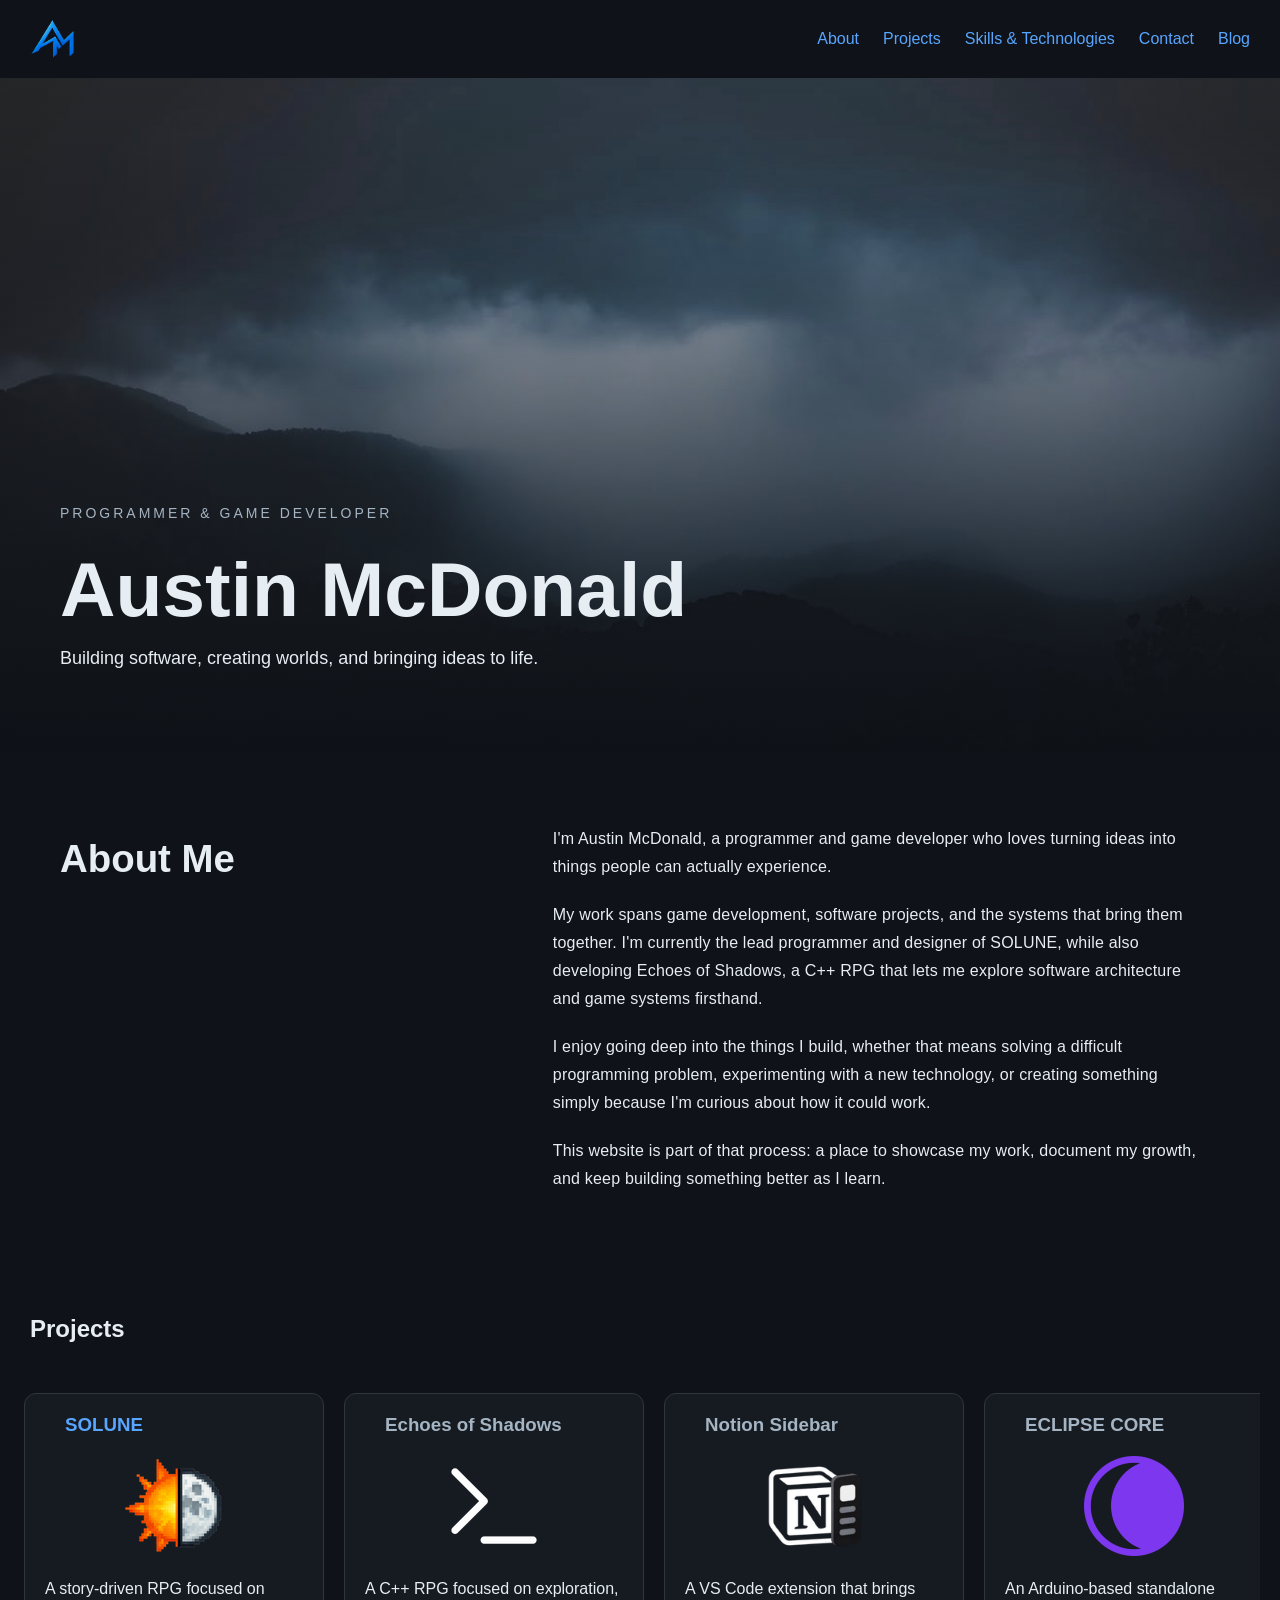
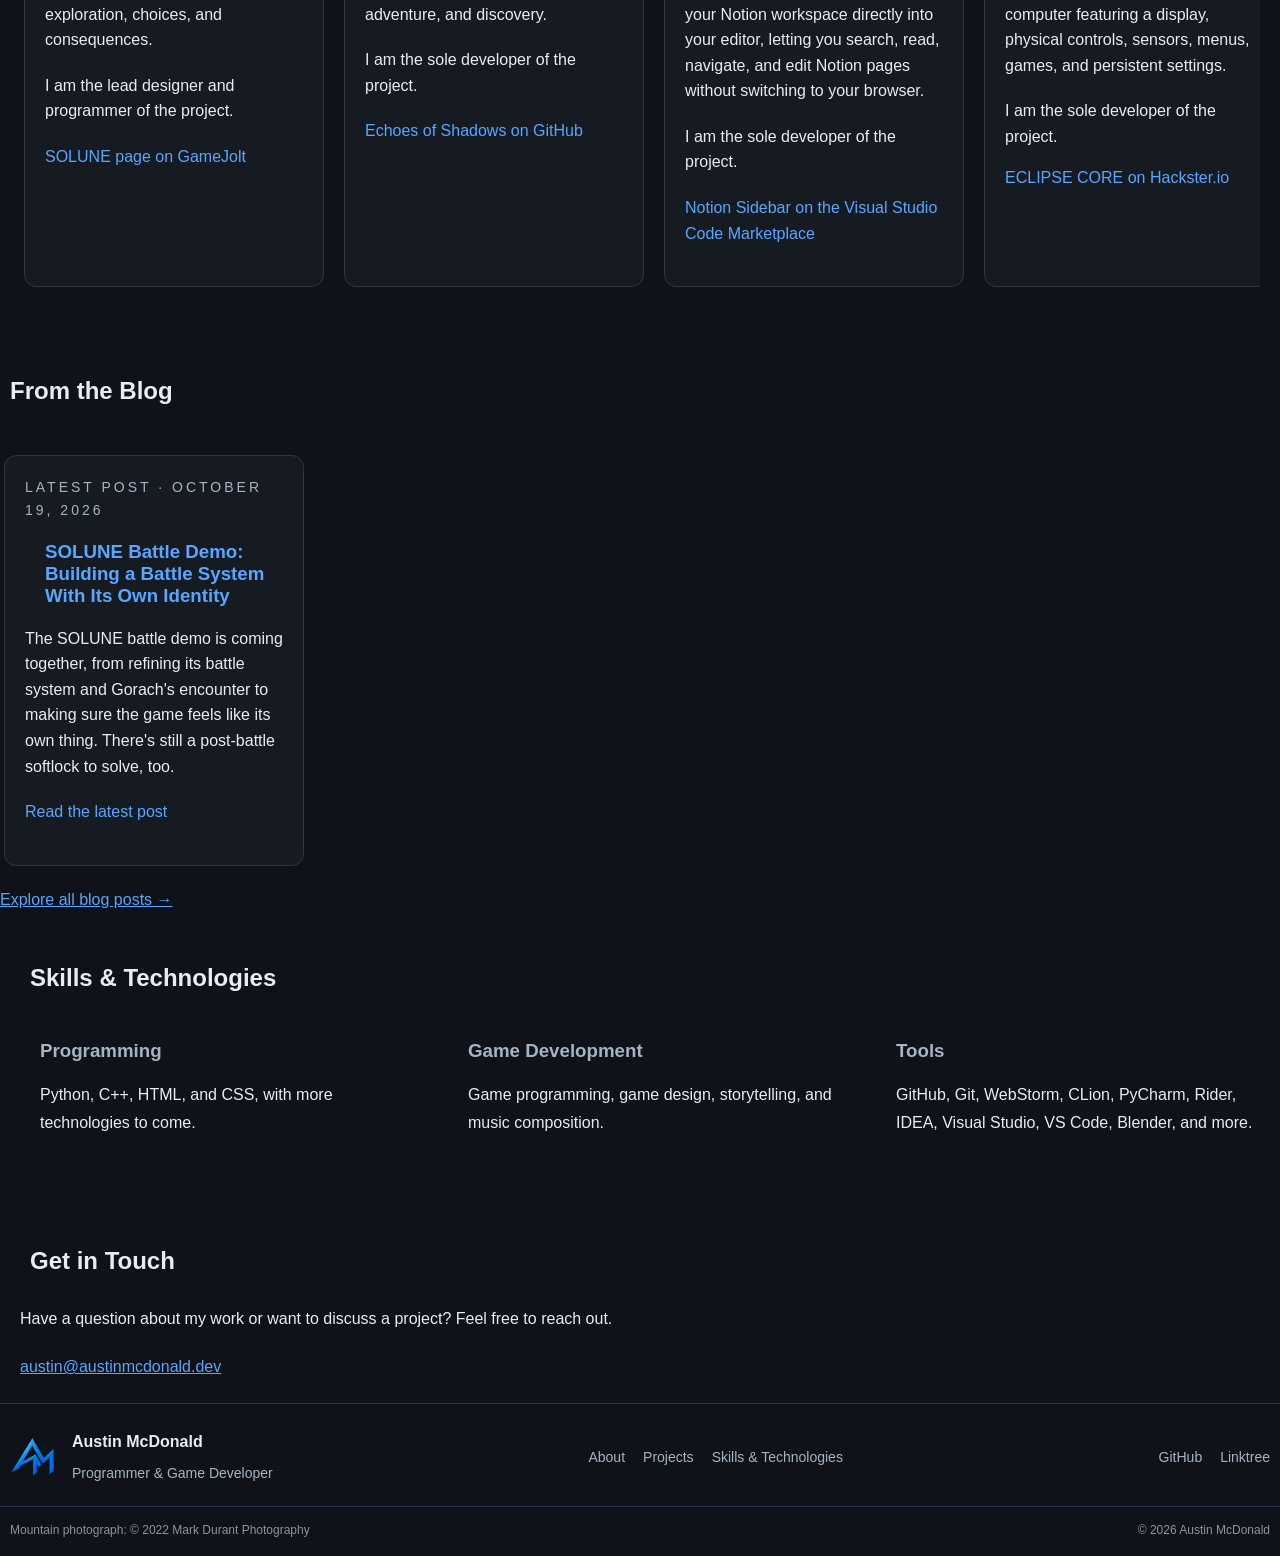
<file: index.html>
<!DOCTYPE html>
<html lang="en">
<head>
  <meta charset="utf-8">
  <meta name="viewport" content="width=device-width, initial-scale=1">
  <meta name="theme-color" content="#0D1117">
  <meta name="description" content="Austin McDonald is a programmer and game developer building software, original games, and creative projects. Explore my projects, code, and development journey.">
  <title>Austin McDonald | Programmer &amp; Game Developer</title>
  <link rel="canonical" href="https://austinmcdonald.dev/">
  <meta property="og:title" content="Austin McDonald | Programmer &amp; Game Developer">
  <meta property="og:description" content="Explore Austin McDonald's software projects, original games, and development journey.">
  <meta property="og:url" content="https://austinmcdonald.dev/">
  <meta property="og:type" content="website">
  <meta property="og:image" content="https://austinmcdonald.dev/images/mountains.JPEG">
  <meta property="og:image:alt" content="Moody mountain landscape featured on Austin McDonald’s developer portfolio">
  <meta property="og:image:width" content="1200">
  <meta property="og:image:height" content="630">
  <meta name="twitter:card" content="summary_large_image">
  <meta name="twitter:title" content="Austin McDonald | Programmer &amp; Game Developer">
  <meta name="twitter:description" content="Explore Austin McDonald's software projects, original games, and development journey.">
  <meta name="twitter:image" content="https://austinmcdonald.dev/images/mountains.JPEG">
  <meta name="validate.01" content="583266900A24F75E1E9B754DB207CABE" />
  <link rel="icon" href="/favicon.ico" sizes="any">
  <link rel="icon" type="image/png" href="/favicon-48x48.png" sizes="48x48">
  <link rel="apple-touch-icon" href="/apple-touch-icon.png">
  <link rel="manifest" href="/site.webmanifest">
  <link rel="stylesheet" href="./style.css">
  <script type="application/ld+json">
  {
    "@context": "https://schema.org",
    "@type": "Person",
    "name": "Austin McDonald",
    "url": "https://austinmcdonald.dev/",
    "jobTitle": "Programmer and Game Developer",
    "sameAs": [
      "https://github.com/LinkZelda99-cpp",
      "https://linktr.ee/LinkZelda99"
    ]
  }
  </script>
</head>
<body>
<header>
  <a href="./index.html" id="site-logo" aria-label="Austin McDonald — Home">
    <img src="./images/logo.png" alt="">
  </a>

  <nav aria-label="Main navigation">
    <a href="#about">About</a>
    <a href="#projects">Projects</a>
    <a href="#skills">Skills &amp; Technologies</a>
    <a href="#contact">Contact</a>
    <a href="./blog/">Blog</a>
  </nav>
</header>

<main>
  <section id="hero" aria-labelledby="hero-title">
    <div class="hero-content">
      <p class="hero-subtitle">PROGRAMMER &amp; GAME DEVELOPER</p>
      <h1 id="hero-title">Austin McDonald</h1>
      <p>Building software, creating worlds, and bringing ideas to life.</p>
    </div>
  </section>

  <section id="about" aria-labelledby="about-title">
    <div class="about-heading">
      <h2 id="about-title">About Me</h2>
    </div>

    <div class="about-copy">
      <p>I'm Austin McDonald, a programmer and game developer who loves turning ideas into things people can actually experience.</p>

      <p>My work spans game development, software projects, and the systems that bring them together. I'm currently the lead programmer and designer of SOLUNE, while also developing Echoes of Shadows, a C++ RPG that lets me explore software architecture and game systems firsthand.</p>

      <p>I enjoy going deep into the things I build, whether that means solving a difficult programming problem, experimenting with a new technology, or creating something simply because I'm curious about how it could work.</p>

      <p>This website is part of that process: a place to showcase my work, document my growth, and keep building something better as I learn.</p>
    </div>
  </section>


  <section id="projects" aria-labelledby="projects-title">
    <h2 id="projects-title">Projects</h2>

    <div class="project-track">
      <article class="project-card" id="solune">
        <h3>
          <a class="project-card-link" href="./projects/solune/">
            SOLUNE
          </a>
        </h3>

        <img
            src="./images/solune-icon-100-trans-bg.png"
            alt="The icon for the video game SOLUNE, a half sun and half moon."
            width="100"
            height="100"
        >

        <p>A story-driven RPG focused on exploration, choices, and consequences.</p>
        <p>I am the lead designer and programmer of the project.</p>

        <p>
          <a href="https://gamejolt.com/games/SOLUNE/990404"
             target="_blank"
             rel="noopener noreferrer">
            SOLUNE page on GameJolt
          </a>
        </p>
      </article>

      <article class="project-card" id="echoes-of-shadows">
        <h3>Echoes of Shadows</h3>

        <img
            src="./images/echoes-of-shadows.png"
            alt="A minimalist black-and-white terminal symbol representing Echoes of Shadows."
            width="100"
            height="100"
        >

        <p>A C++ RPG focused on exploration, adventure, and discovery.</p>
        <p>I am the sole developer of the project.</p>

        <p>
          <a href="https://github.com/LinkZelda99-cpp/Echoes-of-Shadows"
             target="_blank"
             rel="noopener noreferrer">
            Echoes of Shadows on GitHub
          </a>
        </p>
      </article>

      <article class="project-card" id="notion-sidebar">
        <h3>Notion Sidebar</h3>

        <img
            src="./images/notion-sidebar.png"
            alt="Notion logo combined with a sidebar symbol."
            width="100"
            height="100"
        >

        <p>A VS Code extension that brings your Notion workspace directly into your editor, letting you search, read, navigate, and edit Notion pages without switching to your browser.</p>
        <p>I am the sole developer of the project.</p>

        <p>
          <a href="https://marketplace.visualstudio.com/items?itemName=LinkZelda99-cpp.notion-sidebar"
             target="_blank"
             rel="noopener noreferrer">
            Notion Sidebar on the Visual Studio Code Marketplace
          </a>
        </p>
      </article>

      <!-- ECLIPSE CORE project skeleton: replace the bracketed prompts as details are ready. -->
      <article class="project-card" id="eclipse-core">
        <h3>ECLIPSE CORE</h3>
        <img
            src="./images/eclipse-100.png"
            alt="The icon for ECLIPSE CORE, a simple purple eclipse symbol, with a transparent background."
            width="100"
            height="100"
        >

        <p>An Arduino-based standalone computer featuring a display, physical controls, sensors, menus, games, and persistent settings.</p>
        <p>I am the sole developer of the project.</p>
        <a href="https://www.hackster.io/linkzelda99-cpp/eclipse-core-1863fa" target="_blank" rel="noopener noreferrer">ECLIPSE CORE on Hackster.io</a>
      </article>
    </div>
  </section>

  <section id="blog" aria-labelledby="blog-title">
    <h2 id="blog-title">From the Blog</h2>

    <div class="project-track">
      <article class="project-card">
        <p class="hero-subtitle">LATEST POST · OCTOBER 19, 2026</p>
        <h3>
          <a class="project-card-link" href="./blog/posts/post_2026-10-19.html">
            SOLUNE Battle Demo: Building a Battle System With Its Own Identity
          </a>
        </h3>
        <p>The SOLUNE battle demo is coming together, from refining its battle system and Gorach's encounter to making sure the game feels like its own thing. There's still a post-battle softlock to solve, too.</p>
        <p>
          <a href="./blog/posts/post_2026-10-19.html">Read the latest post</a>
        </p>
      </article>
    </div>

    <p><a href="./blog/">Explore all blog posts →</a></p>
  </section>

  <section id="skills" aria-labelledby="skills-title">
    <h2 id="skills-title">Skills &amp; Technologies</h2>

    <div class="skills-grid">
      <div class="skill-group">
        <h3>Programming</h3>
        <p>Python, C++, HTML, and CSS, with more technologies to come.</p>
      </div>

      <div class="skill-group">
        <h3>Game Development</h3>
        <p>Game programming, game design, storytelling, and music composition.</p>
      </div>

      <div class="skill-group">
        <h3>Tools</h3>
        <p>GitHub, Git, WebStorm, CLion, PyCharm, Rider, IDEA, Visual Studio, VS Code, Blender, and more.</p>
      </div>
    </div>
  </section>

  <section id="contact" aria-labelledby="contact-title">
    <div class="contact-heading">
      <h2 id="contact-title">Get in Touch</h2>
    </div>

    <div class="contact-content">
      <p>Have a question about my work or want to discuss a project? Feel free to reach out.</p>
      <p class="contact-email-address"><a href="mailto:austin@austinmcdonald.dev">austin@austinmcdonald.dev</a></p>
    </div>
  </section>
</main>

<footer class="site-footer">
  <div class="footer-main">
    <div class="footer-brand">
      <a href="./index.html" id="footer-logo" aria-label="Austin McDonald — Home">
        <img src="./images/logo.png" alt="">
      </a>

      <div class="footer-identity">
        <p class="footer-name">Austin McDonald</p>
        <p class="footer-tagline">Programmer &amp; Game Developer</p>
      </div>
    </div>

    <nav class="footer-nav" aria-label="Footer navigation">
      <a href="#about">About</a>
      <a href="#projects">Projects</a>
      <a href="#skills">Skills &amp; Technologies</a>
    </nav>

    <div class="footer-social">
      <a href="https://github.com/LinkZelda99-cpp" target="_blank" rel="noopener noreferrer">GitHub</a>
      <a href="https://linktr.ee/LinkZelda99" target="_blank" rel="noopener noreferrer">Linktree</a>
    </div>
  </div>

  <div class="footer-bottom">
    <p class="footer-photo-credit">
      Mountain photograph: &copy; 2022 Mark Durant Photography
    </p>

    <p class="footer-copyright">
      &copy; 2026 Austin McDonald
    </p>
  </div>
</footer>
</body>
</html>
</file>
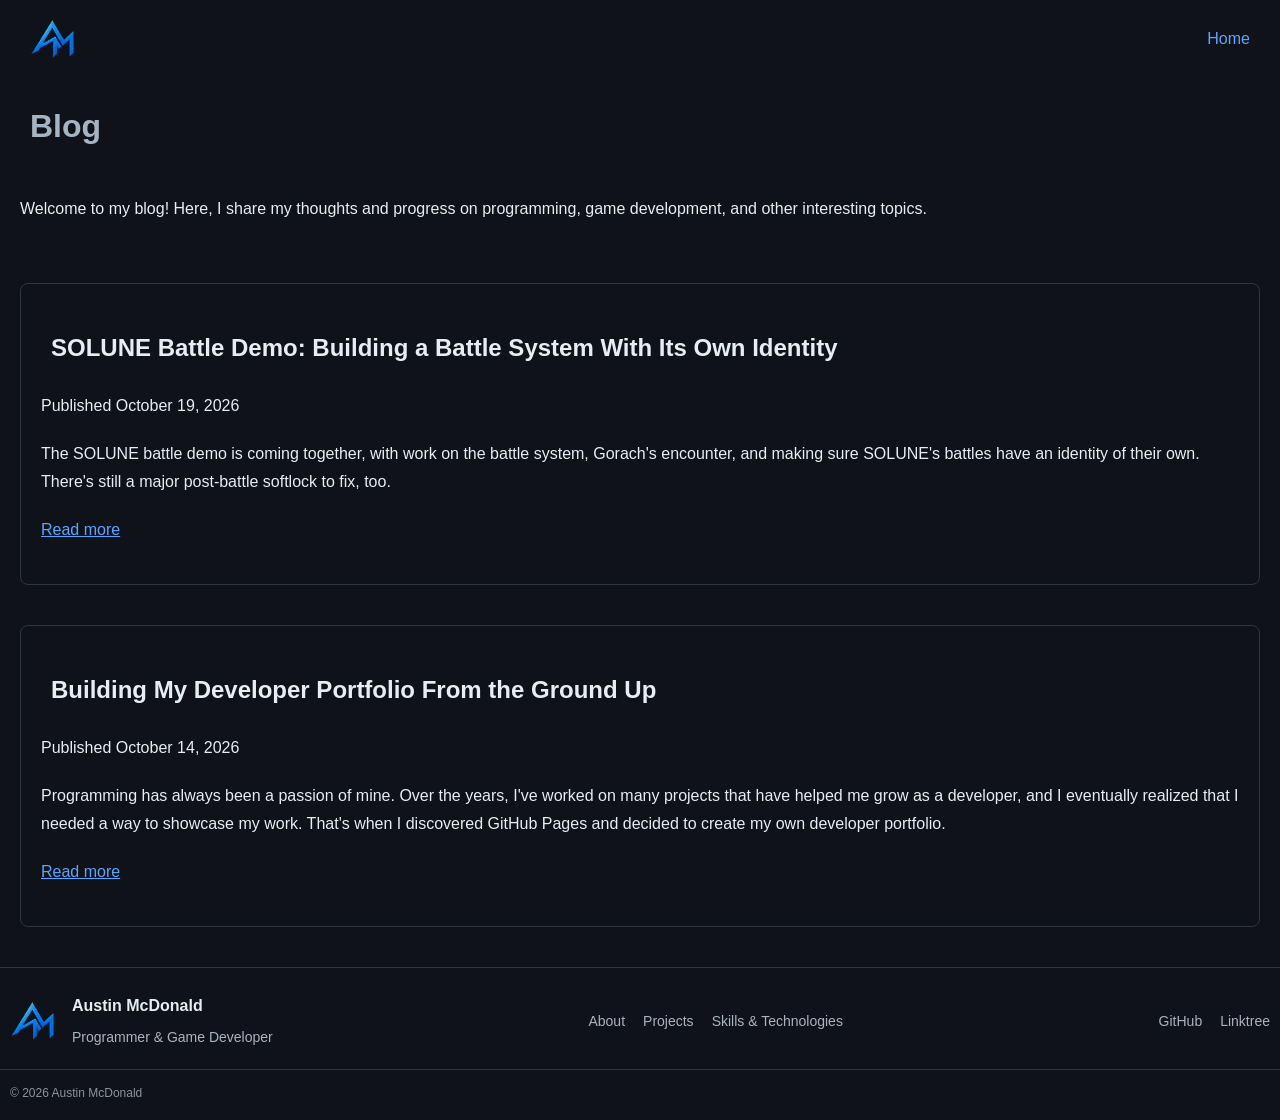
<file: blog/index.html>
<!DOCTYPE html>
<html lang="en">
<head>
  <meta charset="utf-8">
  <meta name="viewport" content="width=device-width, initial-scale=1">
  <meta name="theme-color" content="#0D1117">

  <meta name="description" content="Read Austin McDonald's blog about programming, game development, projects, and learning as a developer.">
  <title>Blog | Austin McDonald</title>
  <link rel="canonical" href="https://austinmcdonald.dev/blog/">
  <meta property="og:title" content="Blog | Austin McDonald">
  <meta property="og:description" content="Programming, game development, projects, and lessons learned along the way.">
  <meta property="og:url" content="https://austinmcdonald.dev/blog/">
  <meta property="og:type" content="website">
  <meta property="og:image" content="https://austinmcdonald.dev/images/mountains.JPEG">
  <meta property="og:image:alt" content="Moody mountain landscape featured on Austin McDonald’s developer portfolio">
  <meta name="twitter:card" content="summary_large_image">
  <meta name="twitter:title" content="Blog | Austin McDonald">
  <meta name="twitter:description" content="Programming, game development, projects, and lessons learned along the way.">
  <meta name="twitter:image" content="https://austinmcdonald.dev/images/mountains.JPEG">

  <link rel="icon" href="/favicon.ico" sizes="any">
  <link rel="icon" type="image/png" href="/favicon-48x48.png" sizes="48x48">
  <link rel="apple-touch-icon" href="/apple-touch-icon.png">
  <link rel="manifest" href="/site.webmanifest">
  <link rel="stylesheet" href="../style.css">
  <link rel="stylesheet" href="style.css">
</head>
<body>
<header>
  <a href="../" id="site-logo" aria-label="Austin McDonald — Home">
    <img src="../images/logo.png" alt="">
  </a>
  <nav aria-label="Main navigation">
    <a href="../index.html">Home</a>
  </nav>
</header>
<main>
  <section id="intro">
    <h1>Blog</h1>
    <p>Welcome to my blog! Here, I share my thoughts and progress on programming, game development, and other interesting topics.</p>
  </section>

  <section class="posts">
    <article class="post">
      <h2>SOLUNE Battle Demo: Building a Battle System With Its Own Identity</h2>
      <div class="date"><p>Published <time datetime="2026-10-19">October 19, 2026</time></p></div>
      <p>The SOLUNE battle demo is coming together, with work on the battle system, Gorach's encounter, and making sure SOLUNE's battles have an identity of their own. There's still a major post-battle softlock to fix, too.</p>
      <p><a href="posts/post_2026-10-19.html">Read more</a></p>
    </article>
    <article class="post">
      <h2>Building My Developer Portfolio From the Ground Up</h2>
      <div class="date"><p>Published <time datetime="2026-10-14">October 14, 2026</time></p></div>
      <p>Programming has always been a passion of mine. Over the years, I've worked on many projects that have helped me grow as a developer, and I eventually realized that I needed a way to showcase my work. That's when I discovered GitHub Pages and decided to create my own developer portfolio.</p>
      <p><a href="posts/post_2026-10-14.html">Read more</a></p>
    </article>
  </section>

</main>

<footer class="site-footer">
  <div class="footer-main">
    <div class="footer-brand">
      <a
          href="../"
          id="footer-logo"
          aria-label="Austin McDonald — Home"
      >
        <img src="../images/logo.png" alt="">
      </a>

      <div class="footer-identity">
        <p class="footer-name">Austin McDonald</p>
        <p class="footer-tagline">Programmer &amp; Game Developer</p>
      </div>
    </div>

    <nav class="footer-nav" aria-label="Footer navigation">
      <a href="../index.html#about">About</a>
      <a href="../index.html#projects">Projects</a>
      <a href="../index.html#skills">Skills &amp; Technologies</a>
    </nav>

    <div class="footer-social">
      <a
          href="https://github.com/LinkZelda99-cpp"
          target="_blank"
          rel="noopener noreferrer"
      >GitHub</a>

      <a
          href="https://linktr.ee/LinkZelda99"
          target="_blank"
          rel="noopener noreferrer"
      >Linktree</a>
    </div>
  </div>

  <div class="footer-bottom">
    <p class="footer-copyright">&copy; 2026 Austin McDonald</p>
  </div>
</footer>
</body>
</html>
</file>
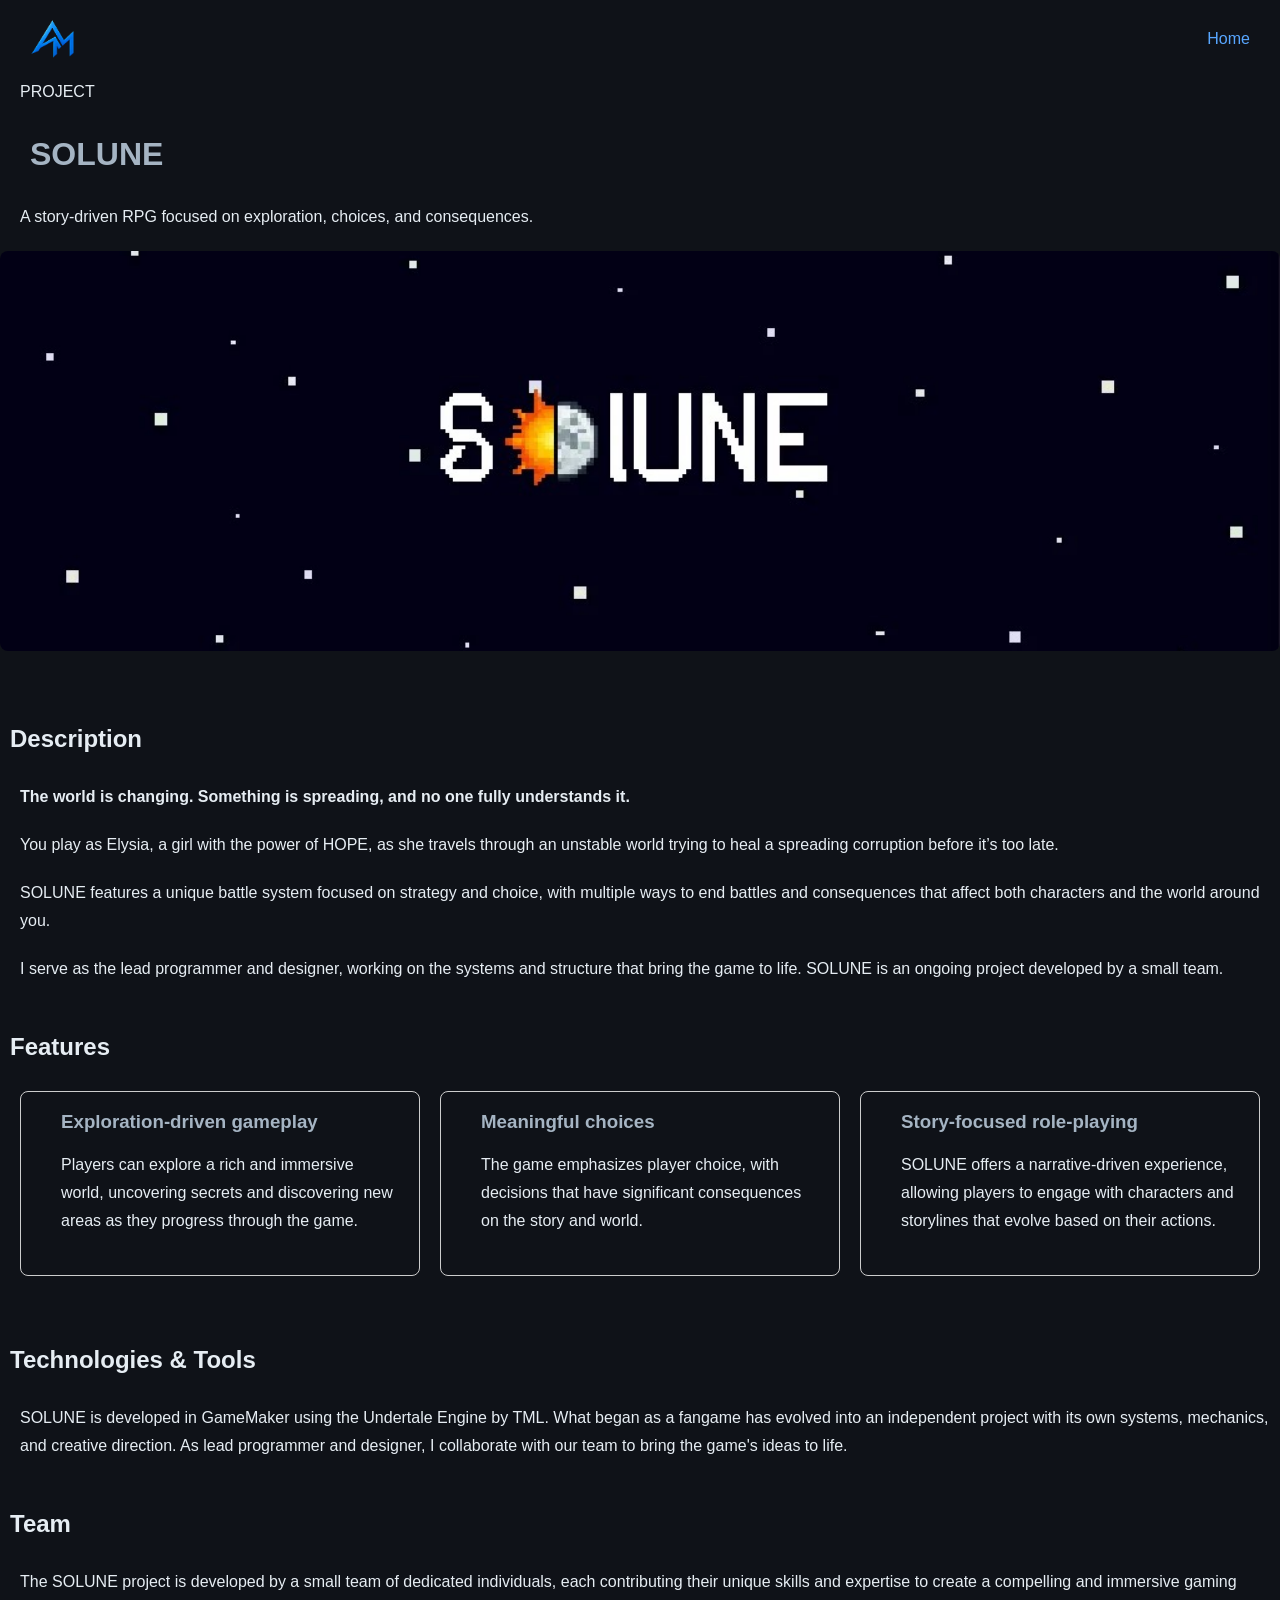
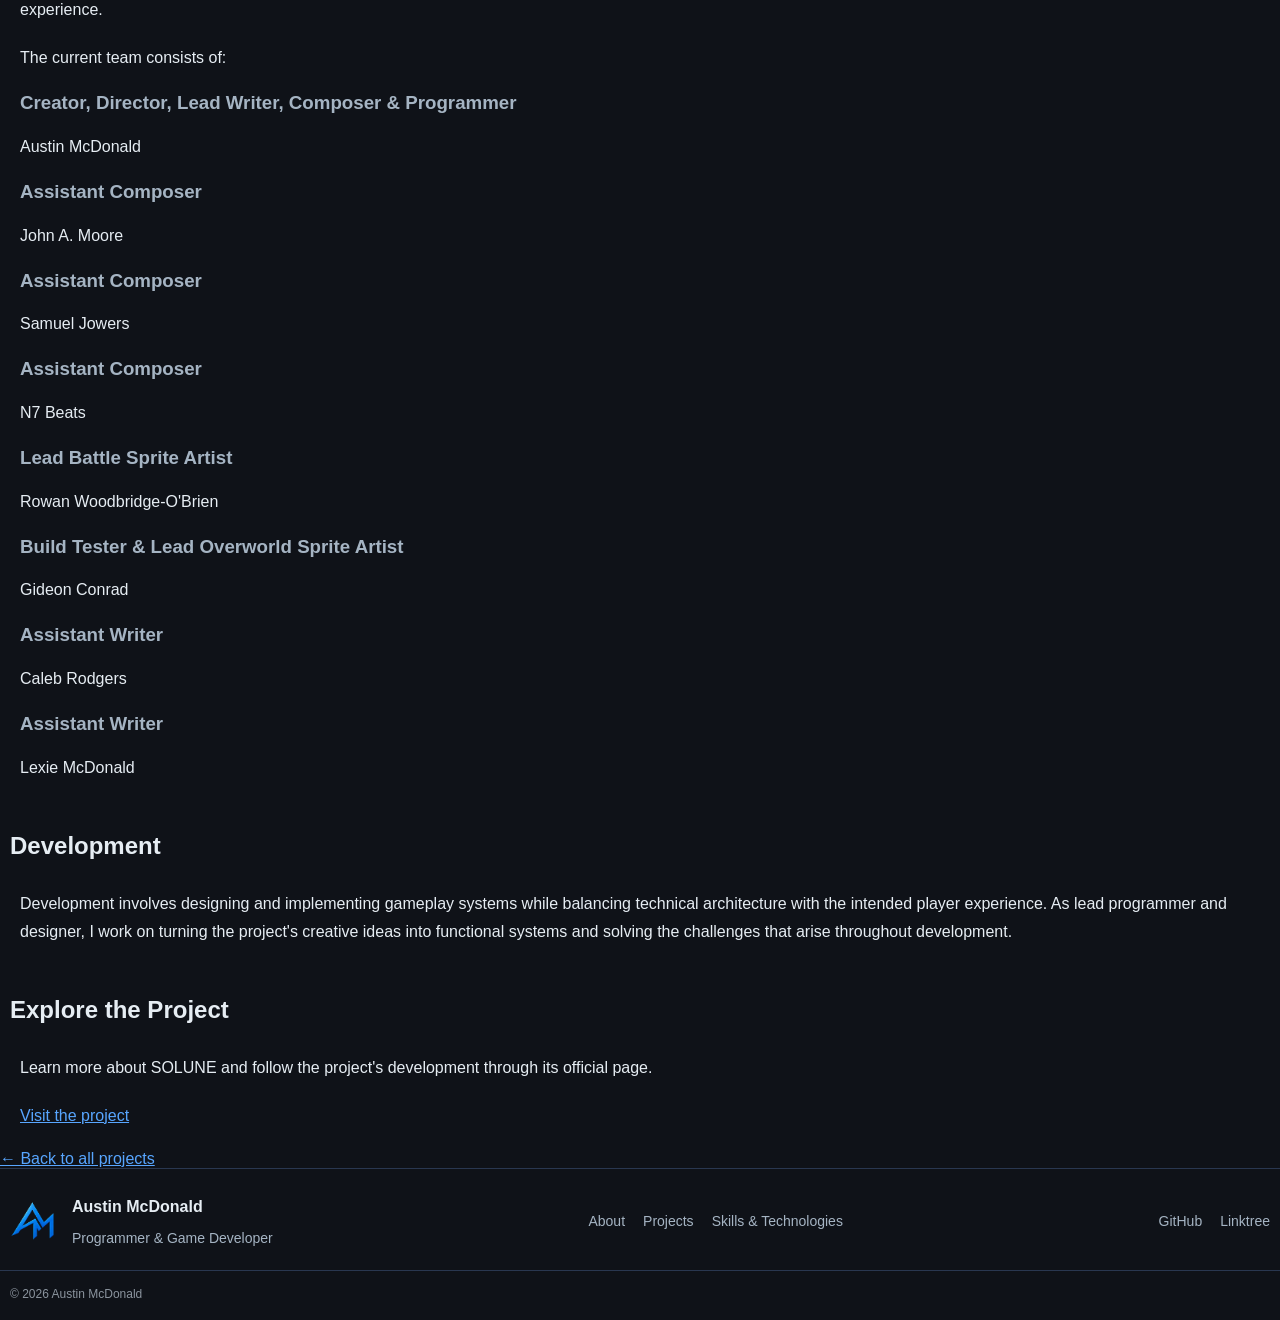
<file: projects/solune/index.html>
<!DOCTYPE html>
<html lang="en">
<head>
  <meta charset="utf-8">
  <meta name="viewport" content="width=device-width, initial-scale=1">

  <meta
      name="description"
      content="Learn more about SOLUNE, a project by Austin McDonald."
  >

  <title>SOLUNE | Austin McDonald</title>

  <link rel="icon" href="../../images/logo.png">
  <link rel="stylesheet" href="../../style.css">
  <link rel="stylesheet" href="style.css">
</head>

<body>
<header>
  <a href="../../" id="site-logo" aria-label="Austin McDonald — Home">
    <img src="../../images/logo.png" alt="">

  </a>

  <nav aria-label="Main navigation">
    <a href="../../index.html">Home</a>
  </nav>
</header>

<main>
  <!-- Project introduction -->
  <section id="project-hero" aria-labelledby="project-title">
    <p class="project-subtitle">PROJECT</p>

    <h1 id="project-title">SOLUNE</h1>

    <p class="project-tagline">
      A story-driven RPG focused on exploration, choices, and consequences.
    </p>

    <!-- Optional project image -->
    <img
        class="project-hero-image"
        src="images/solune-hero.jpeg"
        alt="A starry night sky"
    >
  </section>

  <!-- Project overview -->
  <section id="project-description" aria-labelledby="overview-title">
    <h2 id="overview-description">Description</h2>

    <p>
      <strong>The world is changing. Something is spreading, and no one fully understands it.</strong>
    </p>

    <p>
      You play as Elysia, a girl with the power of HOPE, as she travels through an unstable world trying to heal a spreading corruption before it’s too late.
    </p>

    <p>
      SOLUNE features a unique battle system focused on strategy and choice, with multiple ways to end battles and consequences that affect both characters and the world around you.
    </p>

    <p>
      I serve as the lead programmer and designer, working on the systems
      and structure that bring the game to life. SOLUNE is an ongoing
      project developed by a small team.
    </p>
  </section>

  <!-- Features -->
  <section id="project-features" aria-labelledby="features-title">
    <h2 id="features-title">Features</h2>
    <div class="features-list">
      <div class="feature-item">
        <h3>Exploration-driven gameplay</h3>
        <p>
          Players can explore a rich and immersive world, uncovering secrets
          and discovering new areas as they progress through the game.
        </p>
      </div>

      <div class="feature-item">
        <h3>Meaningful choices</h3>
        <p>
          The game emphasizes player choice, with decisions that have
          significant consequences on the story and world.
        </p>
      </div>

      <div class="feature-item">
        <h3>Story-focused role-playing</h3>
        <p>
          SOLUNE offers a narrative-driven experience, allowing players to
          engage with characters and storylines that evolve based on their
          actions.
        </p>
      </div>
    </div>

<!--    <ul>-->
<!--      <li>Exploration-driven gameplay and world building</li>-->
<!--      <li>Player choices with meaningful consequences</li>-->
<!--      <li>Story-focused role-playing and immersive world design</li>-->
<!--    </ul>-->
  </section>

  <!-- Technologies -->
  <section id="project-technologies" aria-labelledby="technologies-title">
    <h2 id="technologies-title">Technologies &amp; Tools</h2>

    <p>
      SOLUNE is developed in GameMaker using the Undertale Engine by TML.
      What began as a fangame has evolved into an independent project with
      its own systems, mechanics, and creative direction. As lead programmer
      and designer, I collaborate with our team to bring the game's ideas
      to life.
    </p>
  </section>

  <!-- Team -->
  <section id="project-team" aria-labelledby="team-title">
    <h2 id="team-title">Team</h2>
    <p>The SOLUNE project is developed by a small team of dedicated individuals, each contributing their unique skills and expertise to create a compelling and immersive gaming experience.</p>
    <p>The current team consists of:</p>
    <div class="team">
      <div class="team-member">
        <h3>Creator, Director, Lead Writer, Composer & Programmer</h3>
        <p>Austin McDonald</p>
      </div>

      <div class="team-member">
        <h3>Assistant Composer</h3>
        <p>John A. Moore</p>
      </div>

      <div class="team-member">
        <h3>Assistant Composer</h3>
        <p>Samuel Jowers</p>
      </div>

      <div class="team-member">
        <h3>Assistant Composer</h3>
        <p>N7 Beats</p>
      </div>

      <div class="team-member">
        <h3>Lead Battle Sprite Artist</h3>
        <p>Rowan Woodbridge-O'Brien</p>
      </div>

      <div class="team-member">
        <h3>Build Tester & Lead Overworld Sprite Artist</h3>
        <p>Gideon Conrad</p>
      </div>

      <div class="team-member">
        <h3>Assistant Writer</h3>
        <p>Caleb Rodgers</p>
      </div>

      <div class="team-member">
        <h3>Assistant Writer</h3>
        <p>Lexie McDonald</p>
      </div>
    </div>
  </section>

  <!-- Development details -->
  <section id="project-development" aria-labelledby="development-title">
    <h2 id="development-title">Development</h2>

    <p>
      Development involves designing and implementing gameplay systems
      while balancing technical architecture with the intended player
      experience. As lead programmer and designer, I work on turning the
      project's creative ideas into functional systems and solving the
      challenges that arise throughout development.
    </p>
  </section>

  <!-- External project links -->
  <section id="project-links" aria-labelledby="links-title">
    <h2 id="links-title">Explore the Project</h2>

    <p>
      Learn more about SOLUNE and follow the project's development through
      its official page.
    </p>

    <p>
      <a href="https://gamejolt.com/games/SOLUNE/990404">Visit the project</a>
    </p>
  </section>

  <!-- Return to projects -->
  <section id="project-navigation">
    <a href="../../index.html#projects">
      &larr; Back to all projects
    </a>
  </section>
</main>

<footer class="site-footer">
  <div class="footer-main">
    <div class="footer-brand">
      <a
          href="../../"
          id="footer-logo"
          aria-label="Austin McDonald — Home"
      >
        <img src="../../images/logo.png" alt="">
      </a>

      <div class="footer-identity">
        <p class="footer-name">Austin McDonald</p>
        <p class="footer-tagline">Programmer &amp; Game Developer</p>
      </div>
    </div>

    <nav class="footer-nav" aria-label="Footer navigation">
      <a href="../../index.html#about">About</a>
      <a href="../../index.html#projects">Projects</a>
      <a href="../../index.html#skills">Skills &amp; Technologies</a>
    </nav>

    <div class="footer-social">
      <a
          href="https://github.com/LinkZelda99-cpp"
          target="_blank"
          rel="noopener noreferrer"
      >GitHub</a>

      <a
          href="https://linktr.ee/LinkZelda99"
          target="_blank"
          rel="noopener noreferrer"
      >Linktree</a>
    </div>
  </div>

  <div class="footer-bottom">
    <p class="footer-copyright">&copy; 2026 Austin McDonald</p>
  </div>
</footer>
</body>
</html>
</file>
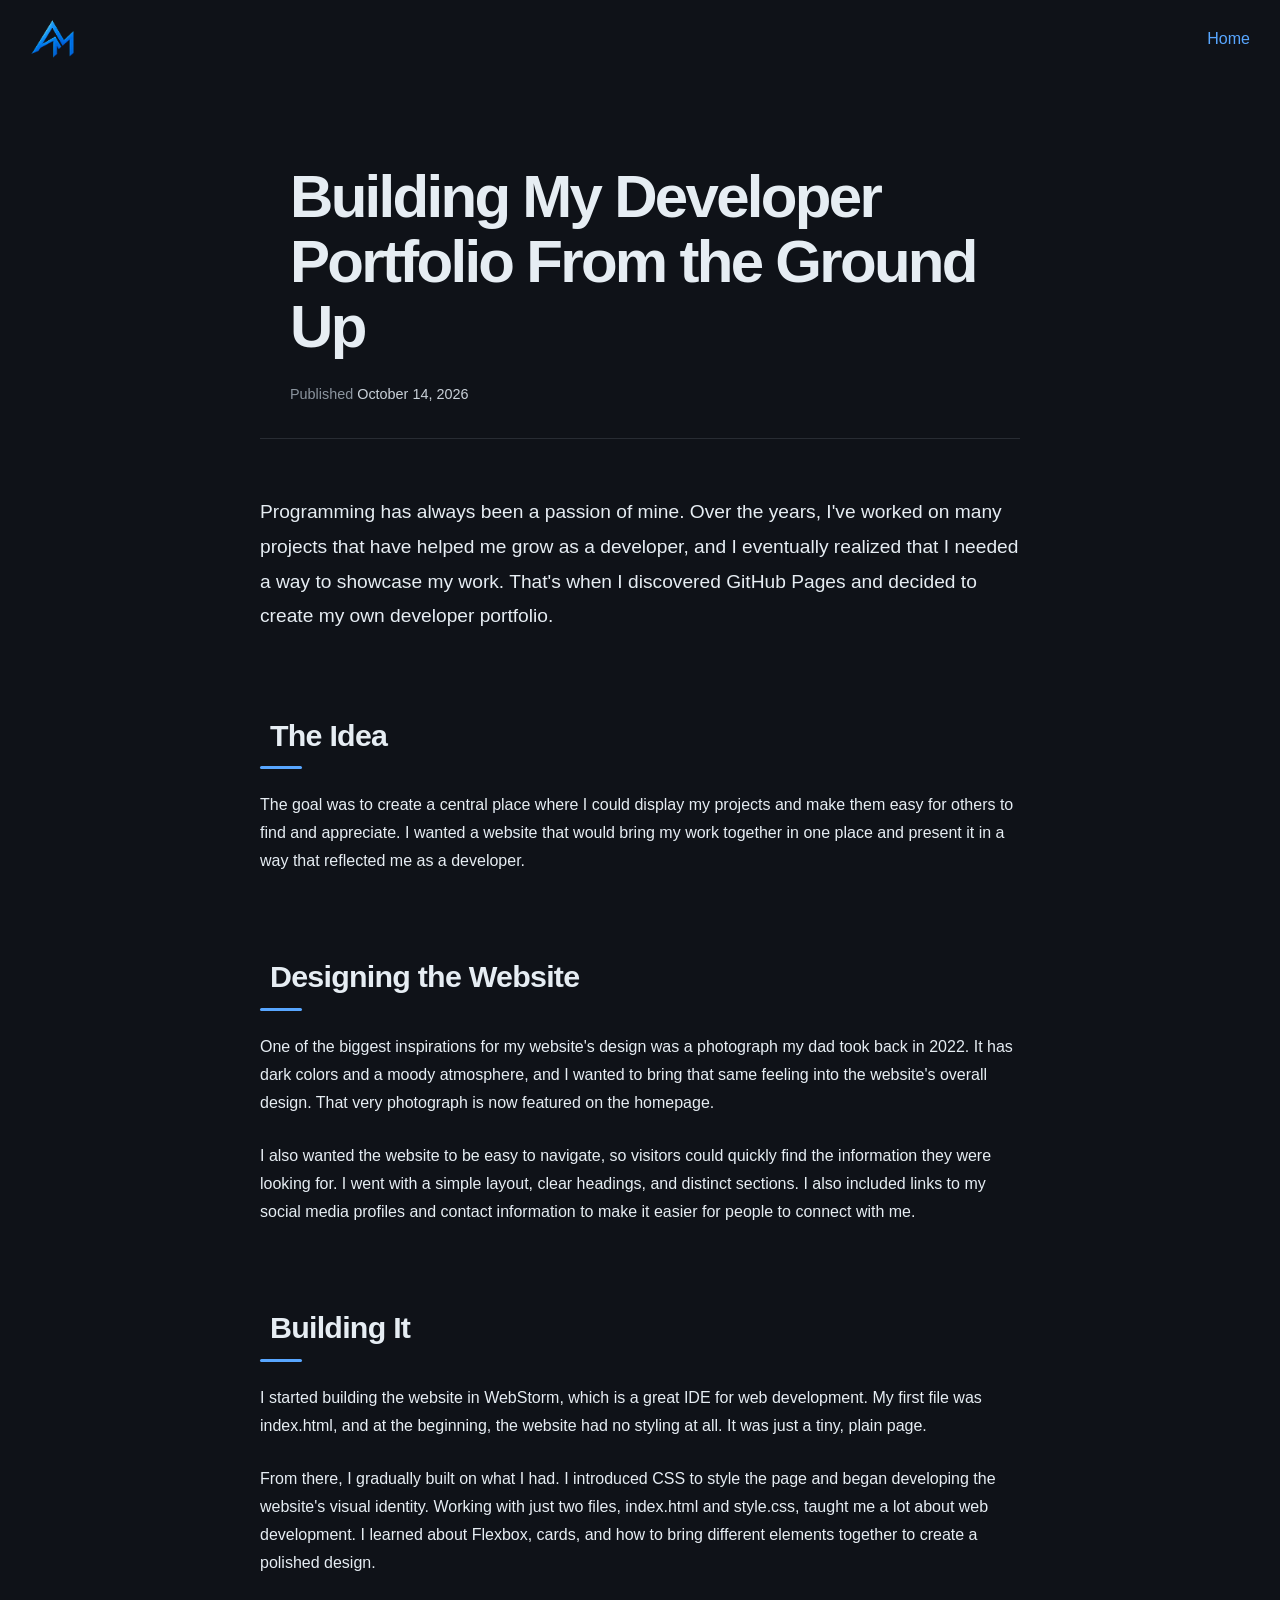
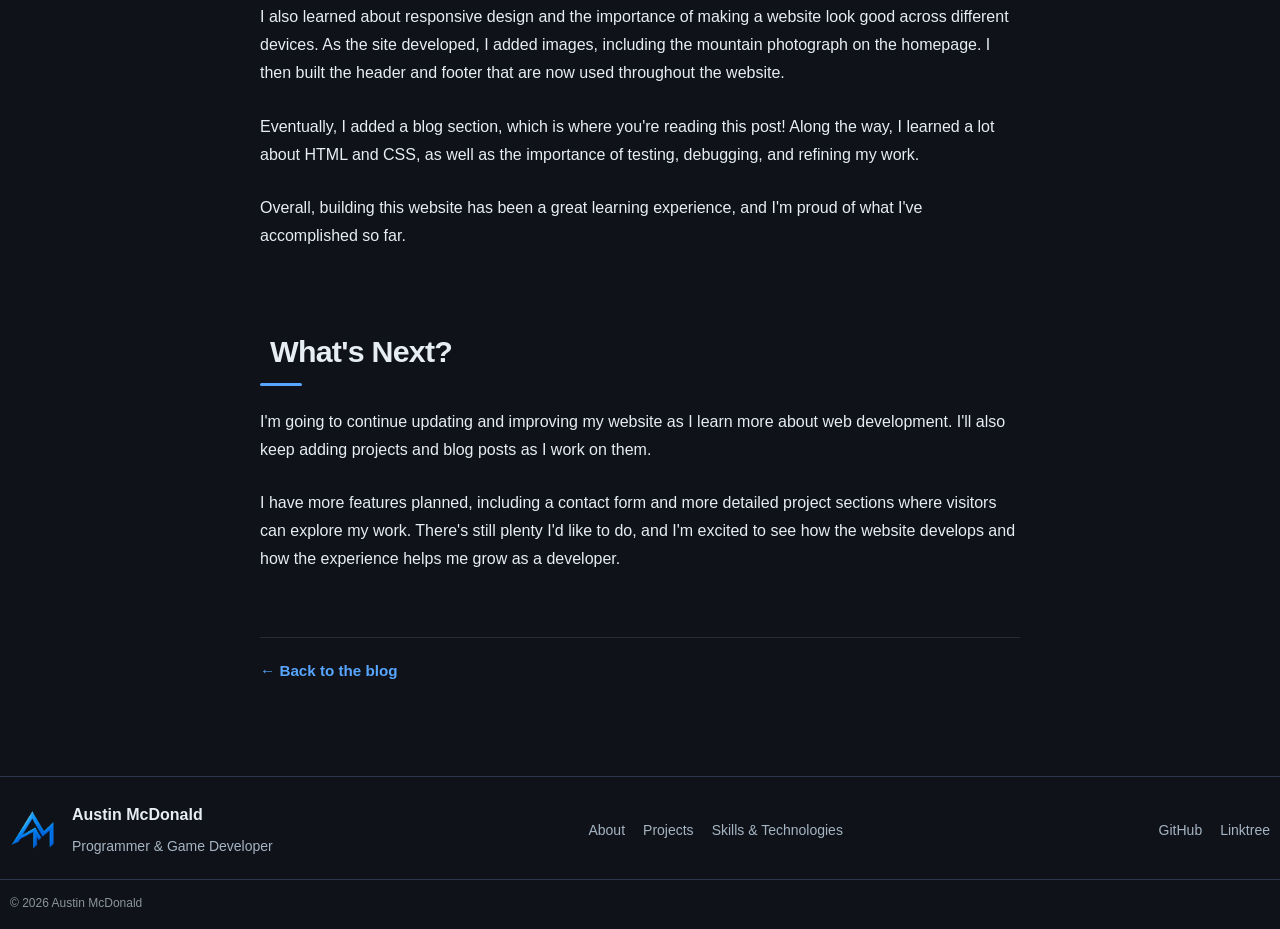
<file: blog/posts/post_2026-10-14.html>
<!DOCTYPE html>
<html lang="en">
<head>
  <meta charset="UTF-8">
  <meta name="viewport" content="width=device-width, initial-scale=1">
  <meta name="theme-color" content="#0D1117">

  <meta name="description" content="A look at how I built my developer portfolio with GitHub Pages, HTML, CSS, and WebStorm, and what I plan to improve next.">

  <title>Building My Developer Portfolio From the Ground Up | Austin McDonald</title>
  <link rel="canonical" href="https://austinmcdonald.dev/blog/posts/post_2026-10-14.html">
  <meta property="og:title" content="Building My Developer Portfolio From the Ground Up">
  <meta property="og:description" content="How I started building my developer portfolio with GitHub Pages, HTML, CSS, and WebStorm.">
  <meta property="og:url" content="https://austinmcdonald.dev/blog/posts/post_2026-10-14.html">
  <meta property="og:type" content="article">
  <meta property="og:image" content="https://austinmcdonald.dev/images/mountains.JPEG">
  <meta property="og:image:alt" content="Moody mountain landscape featured on Austin McDonald’s developer portfolio">
  <meta property="article:published_time" content="2026-10-14">
  <meta property="article:author" content="Austin McDonald">
  <meta name="twitter:card" content="summary_large_image">
  <meta name="twitter:title" content="Building My Developer Portfolio From the Ground Up | Austin McDonald">
  <meta name="twitter:description" content="How I started building my developer portfolio with GitHub Pages, HTML, CSS, and WebStorm.">
  <meta name="twitter:image" content="https://austinmcdonald.dev/images/mountains.JPEG">

  <link rel="icon" href="/favicon.ico" sizes="any">
  <link rel="icon" type="image/png" href="/favicon-48x48.png" sizes="48x48">
  <link rel="apple-touch-icon" href="/apple-touch-icon.png">
  <link rel="manifest" href="/site.webmanifest">
  <link rel="stylesheet" href="../../style.css">
  <link rel="stylesheet" href="../style.css">
  <link rel="stylesheet" href="posts.css">
</head>
<body>
<header>
  <a href="../" id="site-logo" aria-label="Austin McDonald — Home">
    <img src="../../images/logo.png" alt="">
  </a>
  <nav aria-label="Main navigation">
    <a href="../index.html">Home</a>
  </nav>
</header>

<main>
  <article class="blog-post">
    <header class="post-header">
      <h1>Building My Developer Portfolio From the Ground Up</h1>

      <!-- Publication date -->
      <p class="post-meta">
        Published <time datetime="2026-10-14">October 14, 2026</time>
      </p>
    </header>

    <div class="post-content">
      <p>
        Programming has always been a passion of mine. Over the years, I've worked on many projects that have helped me grow as a developer, and I eventually realized that I needed a way to showcase my work. That's when I discovered GitHub Pages and decided to create my own developer portfolio.
      </p>

      <section>
        <h2>The Idea</h2>
        <!-- Explain the original idea behind the portfolio -->
        <p>
          The goal was to create a central place where I could display my projects and make them easy for others to find and appreciate. I wanted a website that would bring my work together in one place and present it in a way that reflected me as a developer.
        </p>
      </section>

      <section>
        <h2>Designing the Website</h2>
        <!-- Discuss the visual style and design decisions -->
        <p>
          One of the biggest inspirations for my website's design was a photograph my dad took back in 2022. It has dark colors and a moody atmosphere, and I wanted to bring that same feeling into the website's overall design. That very photograph is now featured on the homepage.
        </p>

        <p>
          I also wanted the website to be easy to navigate, so visitors could quickly find the information they were looking for. I went with a simple layout, clear headings, and distinct sections. I also included links to my social media profiles and contact information to make it easier for people to connect with me.
        </p>
      </section>

      <section>
        <h2>Building It</h2>
        <!-- Describe your development process and what you've learned -->
        <p>
          I started building the website in WebStorm, which is a great IDE for web development. My first file was index.html, and at the beginning, the website had no styling at all. It was just a tiny, plain page.
        </p>

        <p>
          From there, I gradually built on what I had. I introduced CSS to style the page and began developing the website's visual identity. Working with just two files, index.html and style.css, taught me a lot about web development. I learned about Flexbox, cards, and how to bring different elements together to create a polished design.
        </p>

        <p>
          I also learned about responsive design and the importance of making a website look good across different devices. As the site developed, I added images, including the mountain photograph on the homepage. I then built the header and footer that are now used throughout the website.
        </p>

        <p>
          Eventually, I added a blog section, which is where you're reading this post! Along the way, I learned a lot about HTML and CSS, as well as the importance of testing, debugging, and refining my work.
        </p>

        <p>
          Overall, building this website has been a great learning experience, and I'm proud of what I've accomplished so far.
        </p>
      </section>

      <section>
        <h2>What's Next?</h2>
        <p>
          I'm going to continue updating and improving my website as I learn more about web development. I'll also keep adding projects and blog posts as I work on them.
        </p>

        <p>
          I have more features planned, including a contact form and more detailed project sections where visitors can explore my work. There's still plenty I'd like to do, and I'm excited to see how the website develops and how the experience helps me grow as a developer.
        </p>
      </section>
    </div>

    <footer class="post-footer">
      <a href="../index.html">← Back to the blog</a>
    </footer>
  </article>
</main>

<footer class="site-footer">
  <div class="footer-main">
    <div class="footer-brand">
      <a
          href="../../"
          id="footer-logo"
          aria-label="Austin McDonald — Home"
      >
        <img src="../../images/logo.png" alt="">
      </a>

      <div class="footer-identity">
        <p class="footer-name">Austin McDonald</p>
        <p class="footer-tagline">Programmer &amp; Game Developer</p>
      </div>
    </div>

    <nav class="footer-nav" aria-label="Footer navigation">
      <a href="../../index.html#about">About</a>
      <a href="../../index.html#projects">Projects</a>
      <a href="../../index.html#skills">Skills &amp; Technologies</a>
    </nav>

    <div class="footer-social">
      <a
          href="https://github.com/LinkZelda99-cpp"
          target="_blank"
          rel="noopener noreferrer"
      >GitHub</a>

      <a
          href="https://linktr.ee/LinkZelda99"
          target="_blank"
          rel="noopener noreferrer"
      >Linktree</a>
    </div>
  </div>

  <div class="footer-bottom">
    <p class="footer-copyright">&copy; 2026 Austin McDonald</p>
  </div>
</footer>
</body>
</html>
</file>
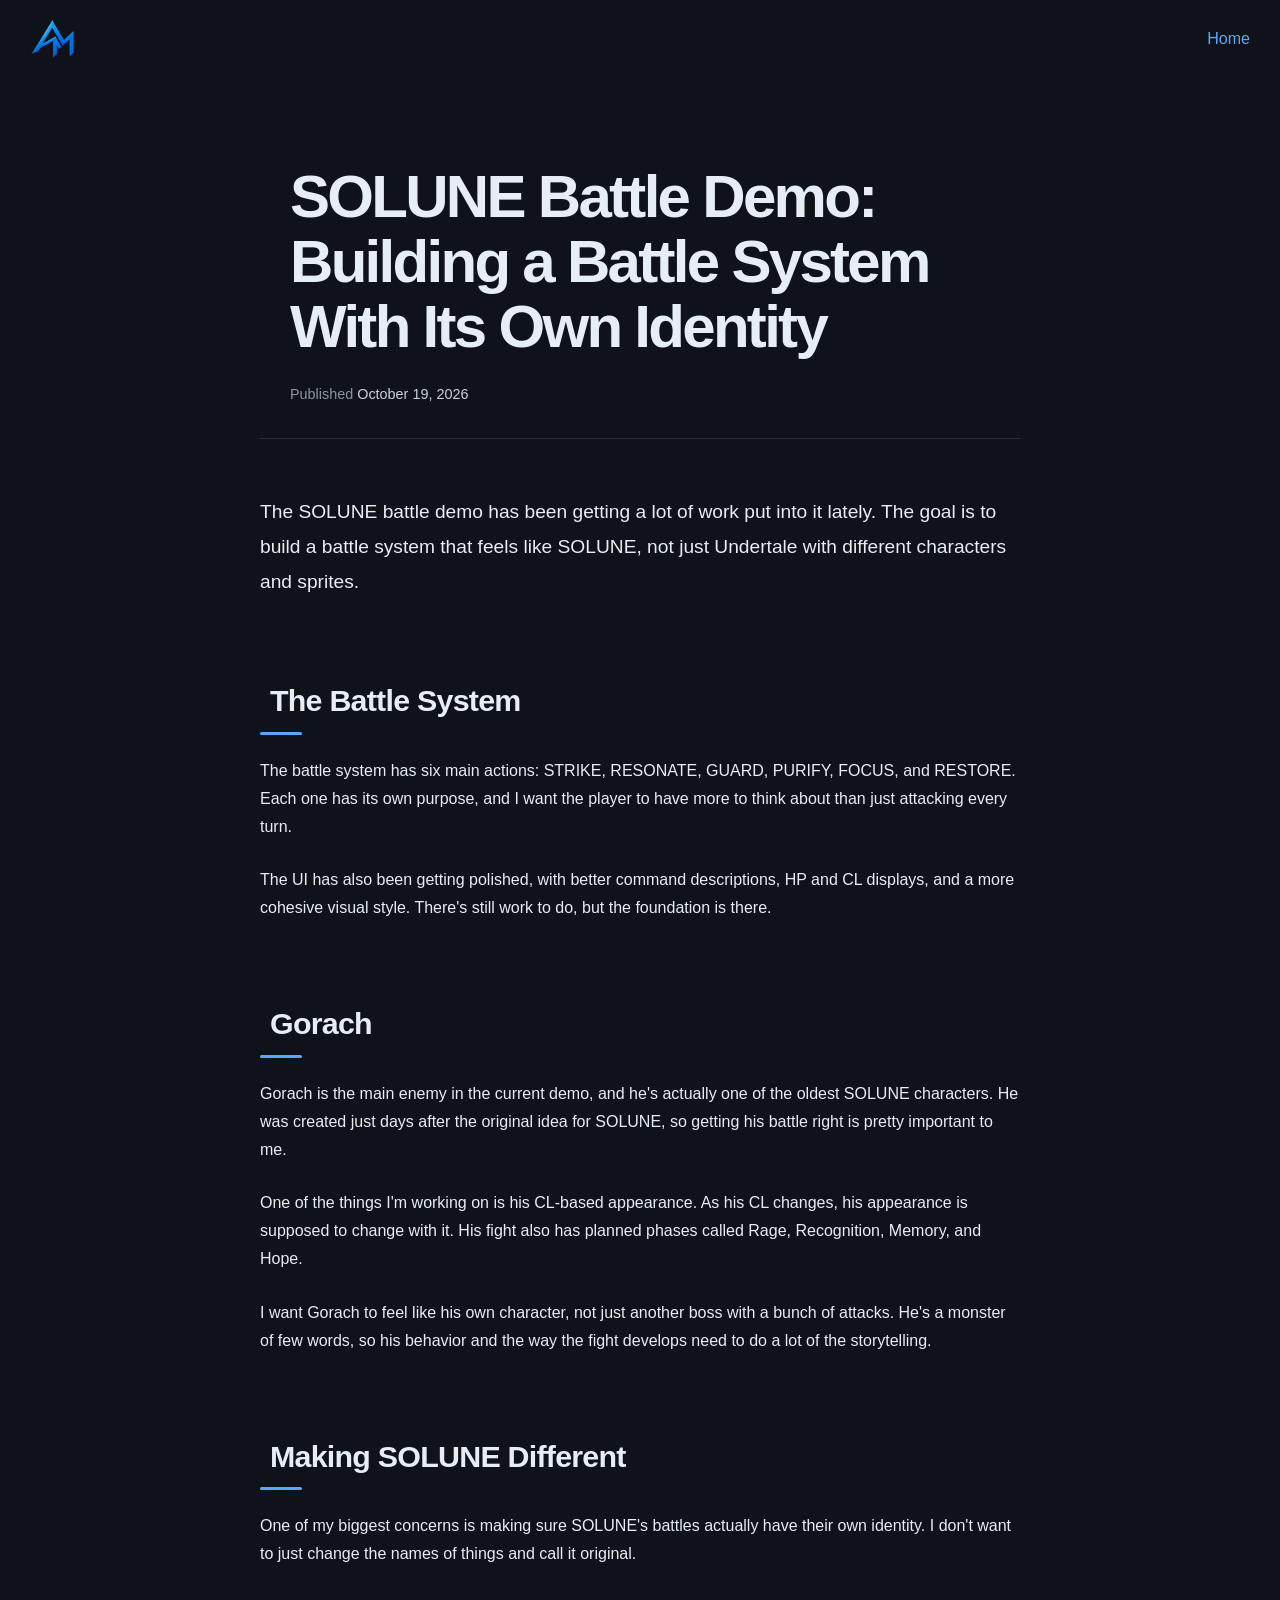
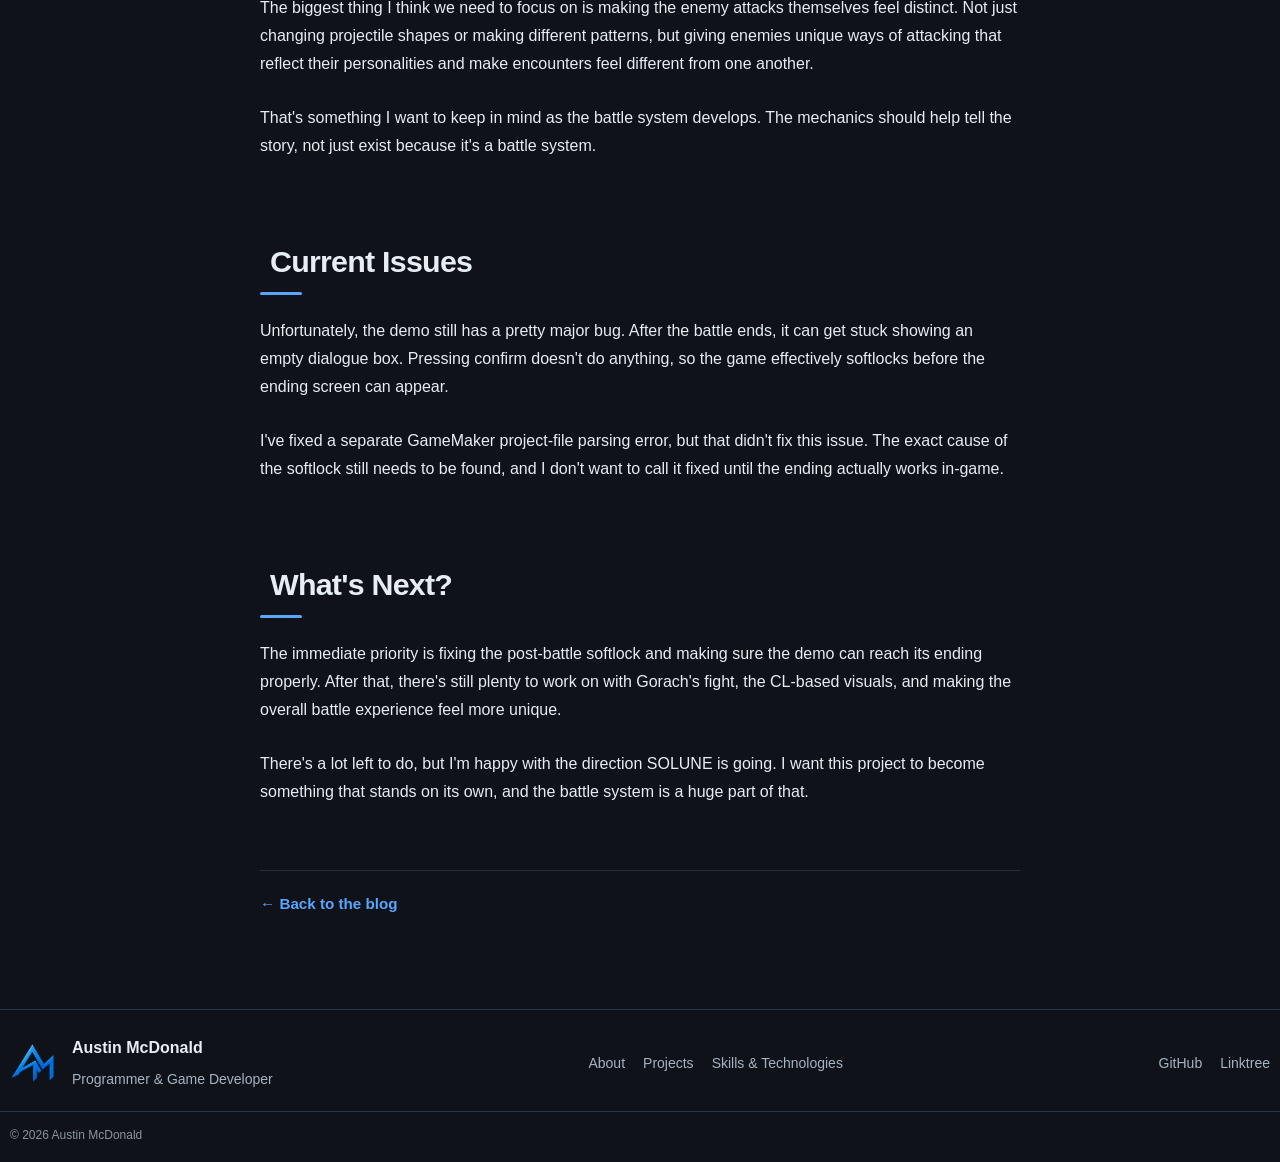
<file: blog/posts/post_2026-10-19.html>
<!DOCTYPE html>
<html lang="en">
<head>
  <meta charset="UTF-8">
  <meta name="viewport" content="width=device-width, initial-scale=1">
  <meta name="theme-color" content="#0D1117">
  <meta name="description" content="A look at the progress of the SOLUNE battle demo, from its battle system and Gorach encounter to the work still ahead.">
  <title>SOLUNE Battle Demo: Building a Battle System With Its Own Identity | Austin McDonald</title>
  <link rel="canonical" href="https://austinmcdonald.dev/blog/posts/post_2026-10-19.html">
  <meta property="og:title" content="SOLUNE Battle Demo: Building a Battle System With Its Own Identity">
  <meta property="og:description" content="Progress on the SOLUNE battle demo, Gorach's fight, and making the battle system feel like its own thing.">
  <meta property="og:url" content="https://austinmcdonald.dev/blog/posts/post_2026-10-19.html">
  <meta property="og:type" content="article">
  <meta property="og:image" content="https://austinmcdonald.dev/images/mountains.JPEG">
  <meta property="article:published_time" content="2026-10-19">
  <meta property="article:author" content="Austin McDonald">
  <meta name="twitter:card" content="summary_large_image">
  <meta name="twitter:title" content="SOLUNE Battle Demo: Building a Battle System With Its Own Identity">
  <meta name="twitter:description" content="Progress on the SOLUNE battle demo, Gorach's fight, and making the battle system feel like its own thing.">
  <meta name="twitter:image" content="https://austinmcdonald.dev/images/mountains.JPEG">
  <link rel="icon" href="/favicon.ico" sizes="any">
  <link rel="icon" type="image/png" href="/favicon-48x48.png" sizes="48x48">
  <link rel="apple-touch-icon" href="/apple-touch-icon.png">
  <link rel="manifest" href="/site.webmanifest">
  <link rel="stylesheet" href="../../style.css">
  <link rel="stylesheet" href="../style.css">
  <link rel="stylesheet" href="posts.css">
</head>
<body>
<header>
  <a href="../" id="site-logo" aria-label="Austin McDonald — Home">
    <img src="../../images/logo.png" alt="">
  </a>
  <nav aria-label="Main navigation">
    <a href="../index.html">Home</a>
  </nav>
</header>
<main>
  <article class="blog-post">
    <header class="post-header">
      <h1>SOLUNE Battle Demo: Building a Battle System With Its Own Identity</h1>
      <p class="post-meta">Published <time datetime="2026-10-19">October 19, 2026</time></p>
    </header>
    <div class="post-content">
      <p>The SOLUNE battle demo has been getting a lot of work put into it lately. The goal is to build a battle system that feels like SOLUNE, not just Undertale with different characters and sprites.</p>

      <section>
        <h2>The Battle System</h2>
        <p>The battle system has six main actions: STRIKE, RESONATE, GUARD, PURIFY, FOCUS, and RESTORE. Each one has its own purpose, and I want the player to have more to think about than just attacking every turn.</p>
        <p>The UI has also been getting polished, with better command descriptions, HP and CL displays, and a more cohesive visual style. There's still work to do, but the foundation is there.</p>
      </section>

      <section>
        <h2>Gorach</h2>
        <p>Gorach is the main enemy in the current demo, and he's actually one of the oldest SOLUNE characters. He was created just days after the original idea for SOLUNE, so getting his battle right is pretty important to me.</p>
        <p>One of the things I'm working on is his CL-based appearance. As his CL changes, his appearance is supposed to change with it. His fight also has planned phases called Rage, Recognition, Memory, and Hope.</p>
        <p>I want Gorach to feel like his own character, not just another boss with a bunch of attacks. He's a monster of few words, so his behavior and the way the fight develops need to do a lot of the storytelling.</p>
      </section>

      <section>
        <h2>Making SOLUNE Different</h2>
        <p>One of my biggest concerns is making sure SOLUNE's battles actually have their own identity. I don't want to just change the names of things and call it original.</p>
        <p>The biggest thing I think we need to focus on is making the enemy attacks themselves feel distinct. Not just changing projectile shapes or making different patterns, but giving enemies unique ways of attacking that reflect their personalities and make encounters feel different from one another.</p>
        <p>That's something I want to keep in mind as the battle system develops. The mechanics should help tell the story, not just exist because it's a battle system.</p>
      </section>

      <section>
        <h2>Current Issues</h2>
        <p>Unfortunately, the demo still has a pretty major bug. After the battle ends, it can get stuck showing an empty dialogue box. Pressing confirm doesn't do anything, so the game effectively softlocks before the ending screen can appear.</p>
        <p>I've fixed a separate GameMaker project-file parsing error, but that didn't fix this issue. The exact cause of the softlock still needs to be found, and I don't want to call it fixed until the ending actually works in-game.</p>
      </section>

      <section>
        <h2>What's Next?</h2>
        <p>The immediate priority is fixing the post-battle softlock and making sure the demo can reach its ending properly. After that, there's still plenty to work on with Gorach's fight, the CL-based visuals, and making the overall battle experience feel more unique.</p>
        <p>There's a lot left to do, but I'm happy with the direction SOLUNE is going. I want this project to become something that stands on its own, and the battle system is a huge part of that.</p>
      </section>
    </div>
    <footer class="post-footer">
      <a href="../index.html">← Back to the blog</a>
    </footer>
  </article>
</main>
<footer class="site-footer">
  <div class="footer-main">
    <div class="footer-brand">
      <a href="../../" id="footer-logo" aria-label="Austin McDonald — Home">
        <img src="../../images/logo.png" alt="">
      </a>
      <div class="footer-identity">
        <p class="footer-name">Austin McDonald</p>
        <p class="footer-tagline">Programmer &amp; Game Developer</p>
      </div>
    </div>
    <nav class="footer-nav" aria-label="Footer navigation">
      <a href="../../index.html#about">About</a>
      <a href="../../index.html#projects">Projects</a>
      <a href="../../index.html#skills">Skills &amp; Technologies</a>
    </nav>
    <div class="footer-social">
      <a href="https://github.com/LinkZelda99-cpp" target="_blank" rel="noopener noreferrer">GitHub</a>
      <a href="https://linktr.ee/LinkZelda99" target="_blank" rel="noopener noreferrer">Linktree</a>
    </div>
  </div>
  <div class="footer-bottom">
    <p class="footer-copyright">&copy; 2026 Austin McDonald</p>
  </div>
</footer>
</body>
</html>
</file>
<file: style.css>
/* Color variables */
:root {
    --color-background: #0F1218;
    --color-text: #E6EDF3;
    --color-accent: #4D7CFE;
    --color-muted: #A5B4C3;
    --color-link: #58A6FF;
    --color-border: #30363D;
    --color-card-background: #161B22;
}

/* ===== General Page Styles ===== */

body {
    margin: 0;
    background-color: var(--color-background);
    font-family: Arial, sans-serif;
}

h1 {
    margin: 30px;
    color: var(--color-muted);
    font-size: 32px;
}

h2 {
    margin-top: 20px;
    padding: 30px 10px 10px;
    color: var(--color-text);
    font-size: 24px;
}

h3 {
    margin-left: 20px;
    color: var(--color-muted);
}

p {
    margin: 0 0 20px;
    color: var(--color-text);
    font-size: 16px;
    line-height: 1.75;
}

a {
    color: var(--color-link);
}

/* ===== Header ===== */

header {
    display: flex;
    justify-content: space-between;
    align-items: center;
    flex-wrap: wrap;
    padding: 15px 30px;
}

#site-logo img {
    display: block;
    width: 48px;
    height: 48px;
    object-fit: contain;
}

nav {
    display: flex;
    gap: 24px;
}

nav a {
    text-decoration: none;
}

/* ===== Homepage Hero ===== */

#hero {
    display: flex;
    align-items: flex-end;
    min-height: 75vh;
    padding: 60px;
    box-sizing: border-box;
    background-image:
            linear-gradient(
                    to top,
                    rgba(13, 17, 23, 0.95),
                    rgba(13, 17, 23, 0.05)
            ),
            url("./images/mountains.JPEG");
    background-size: cover;
    background-position: center;
}

.hero-content {
    max-width: 750px;
}

.hero-subtitle {
    color: var(--color-muted);
    font-size: 14px;
    letter-spacing: 3px;
}

#hero h1 {
    margin: 10px 0;
    color: var(--color-text);
    font-size: clamp(40px, 6vw, 80px);
}

#hero .hero-content > p:last-child {
    color: var(--color-text);
    font-size: 18px;
    line-height: 1.6;
}

/* ===== About Section ===== */

#about {
    display: grid;
    grid-template-columns: minmax(200px, 0.8fr) minmax(0, 1.2fr);
    gap: 48px;
    max-width: 1200px;
    margin-left: 0;
    margin-right: auto;
    padding: 72px 60px;
}

.about-heading h2 {
    margin: 12px 0 0;
    padding: 0;
    color: var(--color-text);
    font-size: clamp(28px, 3vw, 40px);
}

.about-copy p {
    max-width: 650px;
    letter-spacing: 0.0125em;
}

.about-copy p:last-child {
    margin-bottom: 0;
}

/* ===== Projects Section ===== */

#projects {
    padding: 0 20px 20px;
    background-color: var(--color-background);
}

.project-track {
    display: flex;
    gap: 20px;
    overflow-x: auto;
    padding: 20px 4px;
    scrollbar-width: thin;
    scrollbar-color: #30363D transparent;
}

.project-card {
    flex: 0 0 300px;
    box-sizing: border-box;
    padding: 20px;
    background-color: var(--color-card-background);
    border: 1px solid var(--color-border);
    border-radius: 12px;
    transition: border-color 0.25s ease;
}

.project-card:hover {
    border-color: var(--color-accent);
}

.project-card h3 {
    margin-top: 0;
    color: var(--color-muted);
}

.project-card p {
    line-height: 1.6;
}

.project-card img {
    display: block;
    max-width: 100%;
    height: auto;
    margin: 20px auto;
}

.project-card a {
    text-decoration: none;
}

.project-card a:hover {
    text-decoration: underline;
}

.project-track::-webkit-scrollbar {
    height: 6px;
}

.project-track::-webkit-scrollbar-track {
    background: transparent;
}

.project-track::-webkit-scrollbar-thumb {
    background-color: #30363D;
    border-radius: 999px;
}

.project-track::-webkit-scrollbar-thumb:hover {
    background-color: #58A6FF;
}

/* ===== Skills Section ===== */

#skills {
    padding-bottom: 30px;
    margin-left: 20px;
}

#skills p {
    margin-left: 20px;
}

.skills-grid {
    display: grid;
    grid-template-columns: repeat(3, minmax(0, 1fr));
    gap: 24px;
}

/* ===== Contact Section ===== */

#contact {
    padding: 10px 20px;
    background-color: #0F1218;
}

.contact-heading {
    margin-bottom: 20px;
}

.contact-content {
    text-align: left;
}

.contact-content > p:first-child {
    color: var(--color-text);
}

.contact-email-address {
    color: #A5B4C3;
    font-size: 16px;
    margin-top: 20px;
    margin-bottom: 12px;
    overflow-wrap: anywhere;
}

/* ===== Footer ===== */

.site-footer {
    padding: 24px 10px 16px;
    background-color: #0F1218;
    border-top: 1px solid #293750;
}

.footer-main {
    display: flex;
    justify-content: space-between;
    align-items: center;
    flex-wrap: wrap;
    gap: 20px;
    padding-bottom: 20px;
}

.footer-brand {
    display: flex;
    align-items: center;
    gap: 14px;
}

#footer-logo img {
    display: block;
    width: 48px;
    height: 48px;
    object-fit: contain;
}

.footer-identity p {
    margin: 0;
}

.footer-name {
    color: #E6EDF3;
    font-size: 16px;
    font-weight: bold;
}

.footer-tagline {
    margin-top: 5px !important;
    color: #A5B4C3;
    font-size: 14px;
}

.footer-nav,
.footer-social {
    display: flex;
    flex-wrap: wrap;
    gap: 18px;
}

.footer-nav a,
.footer-social a {
    color: #A5B4C3;
    font-size: 14px;
    text-decoration: none;
    transition: color 0.2s ease;
}

.footer-nav a:hover,
.footer-social a:hover {
    color: #4D7CFE;
}

.footer-bottom {
    display: flex;
    justify-content: space-between;
    align-items: center;
    flex-wrap: wrap;
    gap: 10px 24px;
    padding: 14px 10px 0;
    margin: 0 -10px;
    border-top: 1px solid #293750;
}

.footer-bottom p {
    margin: 0;
    color: #8B949E;
    font-size: 12px;
    line-height: 1.6;
}

/* ===== Mobile Layout ===== */

@media (max-width: 600px) {
    header {
        padding: 15px 20px;
    }

    nav {
        gap: 12px;
    }

    #hero {
        min-height: 65vh;
        padding: 30px 20px;
    }

    #hero h1 {
        overflow-wrap: anywhere;
    }

    #about {
        grid-template-columns: 1fr;
        gap: 24px;
        padding: 48px 20px;
    }

    #skills {
        margin: 0 20px;
    }

    #skills .skills-grid {
        grid-template-columns: 1fr;
        gap: 12px;
    }

    #skills h3,
    #skills p {
        margin-left: 0;
    }

    .project-card {
        flex-basis: 280px;
    }
}

/* ===== Footer Mobile Layout ===== */

@media (max-width: 600px) {
    .site-footer {
        padding: 30px 20px 20px;
    }

    .footer-main {
        align-items: flex-start;
        flex-direction: column;
        gap: 24px;
    }

    .footer-nav,
    .footer-social {
        gap: 14px 18px;
    }

    .footer-bottom {
        align-items: flex-start;
        flex-direction: column;
    }

    .footer-bottom {
        margin: 0 -20px;
        padding: 14px 20px 0;
    }

}
</file>
<file: blog/style.css>
/* Color variables */
:root {
    --color-background: #0F1218;
    --color-text: #E6EDF3;
    --color-accent: #4D7CFE;
    --color-muted: #A5B4C3;
    --color-link: #58A6FF;
    --color-border: #30363D;
    --color-card-background: #161B22;
}

.posts {
    display: flex;
    flex-direction: column;
    padding: 0 20px 20px;
}

.post {
    width: auto;
    margin: 20px 0;
    padding: 0 20px 20px;
    border: 1px solid var(--color-border);
    border-radius: 8px;
}

.date {
    color: var(--color-link);
    font-size: 0.9em;
    margin-bottom: 10px;
}

#intro p {
    padding: 20px;
    background-color: var(--color-background);
}
</file>
<file: projects/solune/style.css>
.project-hero-image {
    width: 100%;
    height: auto;
    max-height: 400px;
    object-fit: cover;
    border-radius: 8px;
    margin-bottom: 20px;
}

/* Keep the project hero simple; remove any leftover decorative grid layers. */
#project-hero {
    background: none !important;
    background-image: none !important;
}

#project-hero::before,
#project-hero::after {
    content: none !important;
    display: none !important;
    background: none !important;
    background-image: none !important;
}

p {
    margin-left: 20px;
}

ul {
    color: #58A6FF;
}

.feature-item {
    flex: 1 1 300px;
    border: 1px solid #ccc;
    padding: 0 20px 20px;
    border-radius: 8px;
}

.features-list {
    display: flex;
    flex-wrap: wrap;
    gap: 20px;
    padding: 0 20px 20px;
}
</file>
<file: blog/posts/posts.css>
/* ========================================
   BLOG POST — EDITORIAL STYLES
   ======================================== */

.blog-post {
    --post-text: #C9D1D9;
    --post-muted: #8B949E;
    --post-accent: #58A6FF;
    --post-border: rgba(139, 148, 158, 0.2);
    --post-surface: #0F1218;

    width: min(100% - 40px, 760px);
    margin: 0 auto;
    padding: 72px 0 96px;
    color: var(--post-text);
}

/* ---------- Article header ---------- */

.blog-post .post-header {
    margin-bottom: 56px;
    padding-bottom: 32px;
    border-bottom: 1px solid var(--post-border);
}

.blog-post .post-header h1 {
    margin: 0 0 24px;
    color: #E6EDF3;
    font-size: clamp(2.2rem, 6vw, 3.75rem);
    font-weight: 750;
    line-height: 1.08;
    letter-spacing: -0.045em;
}

.blog-post .post-meta {
    margin: 0;
    color: var(--post-muted);
    font-size: 0.9rem;
    line-height: 1.6;
}

.blog-post .post-meta time {
    color: #C9D1D9;
}

/* ---------- Article content ---------- */

.blog-post .post-content {
    font-size: 1.075rem;
    line-height: 1.9;
    overflow-wrap: break-word;
}

.blog-post .post-content > p:first-child {
    margin-top: 0;
    color: #E6EDF3;
    font-size: 1.2rem;
    line-height: 1.8;
}

.blog-post .post-content p {
    margin: 0 0 1.6em;
}

.blog-post .post-content section {
    margin-top: 52px;
}

.blog-post .post-content h2 {
    position: relative;
    margin: 0 0 22px;
    padding-bottom: 14px;
    color: #E6EDF3;
    font-size: clamp(1.5rem, 3vw, 1.9rem);
    font-weight: 700;
    line-height: 1.3;
    letter-spacing: -0.025em;
}

.blog-post .post-content h2::after {
    position: absolute;
    bottom: 0;
    left: 0;
    width: 42px;
    height: 3px;
    border-radius: 2px;
    background: var(--post-accent);
    content: "";
}

.blog-post .post-content a {
    color: var(--post-accent);
    text-decoration: underline;
    text-decoration-color: transparent;
    text-underline-offset: 4px;
    transition:
            color 180ms ease,
            text-decoration-color 180ms ease;
}

.blog-post .post-content a:hover {
    color: #79C0FF;
    text-decoration-color: currentColor;
}

.blog-post .post-content a:focus-visible,
.blog-post .post-footer a:focus-visible {
    outline: 2px solid var(--post-accent);
    outline-offset: 5px;
    border-radius: 2px;
}

/* ---------- Inline code ---------- */

.blog-post .post-content code {
    padding: 0.15em 0.4em;
    border: 1px solid var(--post-border);
    border-radius: 5px;
    background: var(--post-surface);
    color: #79C0FF;
    font-family: "Cascadia Code", Consolas, monospace;
    font-size: 0.88em;
}

/* ---------- Article footer ---------- */

.blog-post .post-footer {
    margin-top: 64px;
    padding-top: 24px;
    border-top: 1px solid var(--post-border);
}

.blog-post .post-footer a {
    display: inline-flex;
    align-items: center;
    gap: 8px;
    color: var(--post-accent);
    font-size: 0.95rem;
    font-weight: 600;
    text-decoration: none;
    transition:
            color 180ms ease,
            gap 180ms ease;
}

.blog-post .post-footer a:hover {
    gap: 13px;
    color: #79C0FF;
}

/* ---------- Responsive layout ---------- */

@media (max-width: 600px) {
    .blog-post {
        width: calc(100% - 36px);
        padding: 48px 0 64px;
    }

    .blog-post .post-header {
        margin-bottom: 36px;
        padding-bottom: 24px;
    }

    .blog-post .post-content {
        font-size: 1rem;
        line-height: 1.85;
    }

    .blog-post .post-content > p:first-child {
        font-size: 1.075rem;
    }

    .blog-post .post-content section {
        margin-top: 40px;
    }

    .blog-post .post-footer {
        margin-top: 48px;
    }
}

/* ---------- Reduced motion ---------- */

@media (prefers-reduced-motion: reduce) {
    .blog-post .post-content a,
    .blog-post .post-footer a {
        transition: none;
    }
}
</file>
